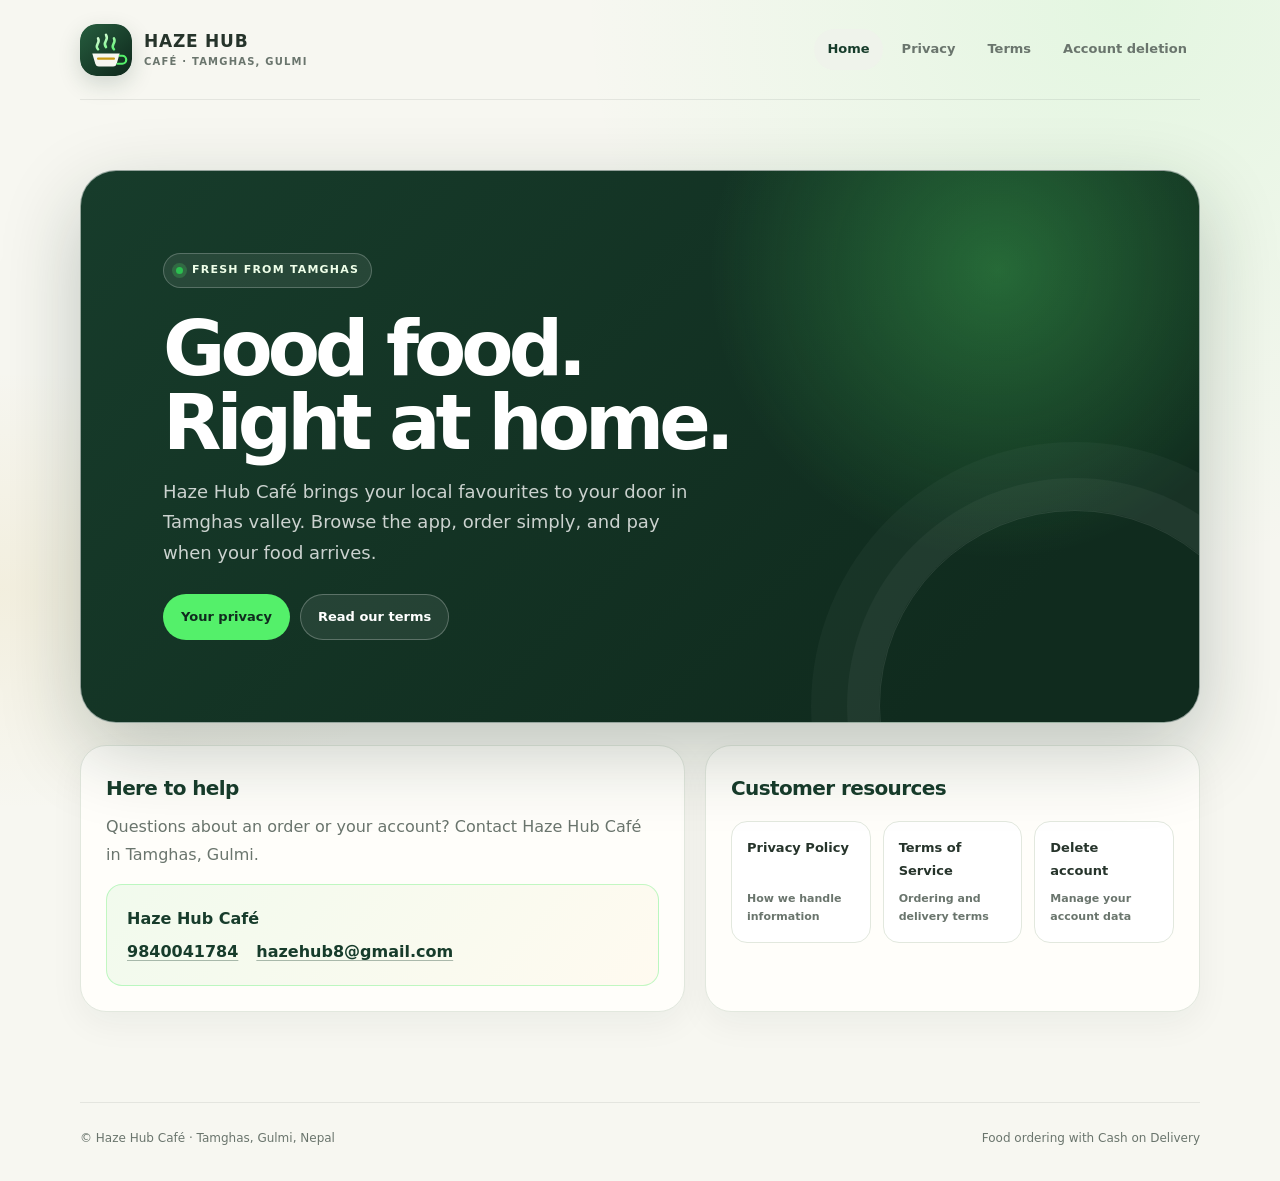
<file: index.html>
<!doctype html>
<html lang="en">
  <head>
    <meta charset="utf-8">
    <meta name="viewport" content="width=device-width, initial-scale=1">
    <meta name="theme-color" content="#173c2b">
    <meta name="description" content="Official Haze Hub Café information and customer support in Tamghas, Gulmi, Nepal.">
    <title>Haze Hub Café | Tamghas, Gulmi</title>
    <link rel="icon" href="./assets/haze-hub-mark.svg" type="image/svg+xml">
    <link rel="stylesheet" href="./styles.css">
  </head>
  <body>
    <a class="skip-link" href="#main">Skip to main content</a>
    <div class="site-shell">
      <header class="site-header">
        <a class="brand" href="./index.html" aria-label="Haze Hub Café home">
          <img class="brand-mark" src="./assets/haze-hub-mark.svg" alt="">
          <span class="brand-copy">
            <span class="brand-name">HAZE HUB</span>
            <span class="brand-location">CAFÉ · TAMGHAS, GULMI</span>
          </span>
        </a>
        <nav class="site-nav" aria-label="Main navigation">
          <a href="./index.html" aria-current="page">Home</a>
          <a href="./privacy.html">Privacy</a>
          <a href="./terms.html">Terms</a>
          <a href="./delete-account.html">Account deletion</a>
        </nav>
      </header>

      <main class="home-main" id="main">
        <section class="home-hero" aria-labelledby="page-title">
          <div class="home-hero-content">
            <span class="eyebrow"><span class="eyebrow-dot"></span> Fresh from Tamghas</span>
            <h1 id="page-title">Good food.<br>Right at home.</h1>
            <p>Haze Hub Café brings your local favourites to your door in Tamghas valley. Browse the app, order simply, and pay when your food arrives.</p>
            <div class="hero-actions">
              <a class="button-link" href="./privacy.html">Your privacy</a>
              <a class="button-link secondary" href="./terms.html">Read our terms</a>
            </div>
          </div>
        </section>

        <div class="home-details">
          <section class="home-panel" aria-labelledby="help-title">
            <h2 id="help-title">Here to help</h2>
            <p>Questions about an order or your account? Contact Haze Hub Café in Tamghas, Gulmi.</p>
            <div class="contact-card">
              <strong>Haze Hub Café</strong>
              <div class="contact-links">
                <a href="tel:+9779840041784">9840041784</a>
                <a href="mailto:hazehub8@gmail.com">hazehub8@gmail.com</a>
              </div>
            </div>
          </section>

          <section class="home-panel" aria-labelledby="resources-title">
            <h2 id="resources-title">Customer resources</h2>
            <div class="resource-grid">
              <a class="resource-card" href="./privacy.html">Privacy Policy<span>How we handle information</span></a>
              <a class="resource-card" href="./terms.html">Terms of Service<span>Ordering and delivery terms</span></a>
              <a class="resource-card" href="./delete-account.html">Delete account<span>Manage your account data</span></a>
            </div>
          </section>
        </div>
      </main>

      <footer class="site-footer">
        <p>© Haze Hub Café · Tamghas, Gulmi, Nepal</p>
        <p>Food ordering with Cash on Delivery</p>
      </footer>
    </div>
  </body>
</html>
</file>
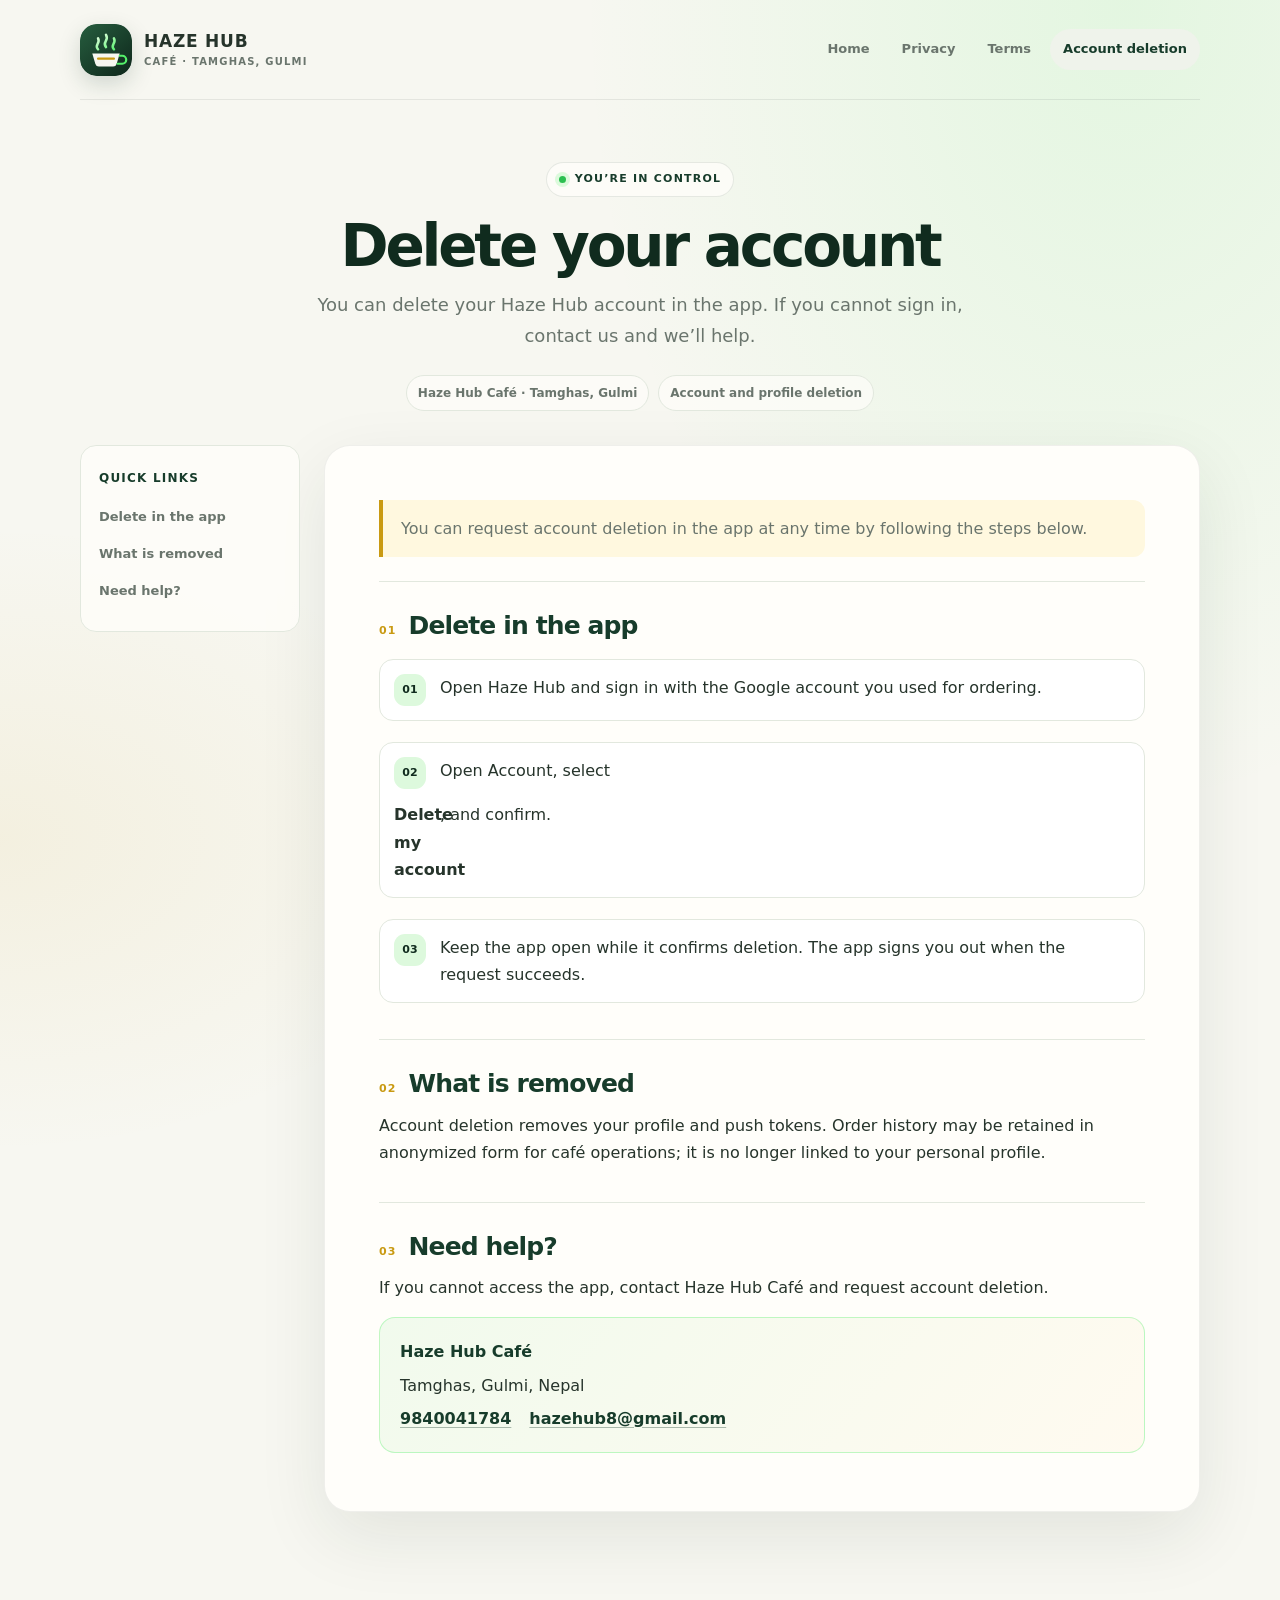
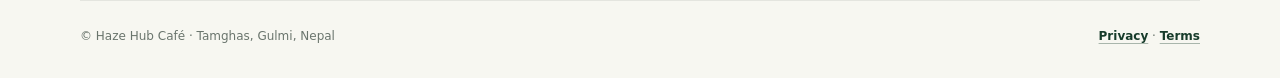
<file: delete-account.html>
<!doctype html>
<html lang="en">
  <head>
    <meta charset="utf-8">
    <meta name="viewport" content="width=device-width, initial-scale=1">
    <meta name="theme-color" content="#173c2b">
    <meta name="description" content="How to delete your Haze Hub account and personal profile information.">
    <title>Account Deletion | Haze Hub Café</title>
    <link rel="icon" href="./assets/haze-hub-mark.svg" type="image/svg+xml">
    <link rel="stylesheet" href="./styles.css">
  </head>
  <body>
    <a class="skip-link" href="#main">Skip to deletion instructions</a>
    <div class="site-shell">
      <header class="site-header">
        <a class="brand" href="./index.html" aria-label="Haze Hub Café home">
          <img class="brand-mark" src="./assets/haze-hub-mark.svg" alt="">
          <span class="brand-copy">
            <span class="brand-name">HAZE HUB</span>
            <span class="brand-location">CAFÉ · TAMGHAS, GULMI</span>
          </span>
        </a>
        <nav class="site-nav" aria-label="Main navigation">
          <a href="./index.html">Home</a>
          <a href="./privacy.html">Privacy</a>
          <a href="./terms.html">Terms</a>
          <a href="./delete-account.html" aria-current="page">Account deletion</a>
        </nav>
      </header>

      <main class="page-main" id="main">
        <section class="page-hero" aria-labelledby="page-title">
          <span class="eyebrow"><span class="eyebrow-dot"></span> You’re in control</span>
          <h1 id="page-title">Delete your account</h1>
          <p class="lead">You can delete your Haze Hub account in the app. If you cannot sign in, contact us and we’ll help.</p>
          <div class="document-meta">
            <span class="meta-chip">Haze Hub Café · Tamghas, Gulmi</span>
            <span class="meta-chip">Account and profile deletion</span>
          </div>
        </section>

        <div class="document-layout">
          <aside class="table-of-contents" aria-label="Deletion page contents">
            <h2>Quick links</h2>
            <nav>
              <a href="#in-app">Delete in the app</a>
              <a href="#retention">What is removed</a>
              <a href="#help">Need help?</a>
            </nav>
          </aside>

          <article class="legal-card">
            <p class="notice">You can request account deletion in the app at any time by following the steps below.</p>

            <section class="legal-section" id="in-app">
              <h2><span class="section-number">01</span> Delete in the app</h2>
              <ol class="step-list">
                <li>Open Haze Hub and sign in with the Google account you used for ordering.</li>
                <li>Open Account, select <strong>Delete my account</strong>, and confirm.</li>
                <li>Keep the app open while it confirms deletion. The app signs you out when the request succeeds.</li>
              </ol>
            </section>

            <section class="legal-section" id="retention">
              <h2><span class="section-number">02</span> What is removed</h2>
              <p>Account deletion removes your profile and push tokens. Order history may be retained in anonymized form for café operations; it is no longer linked to your personal profile.</p>
            </section>

            <section class="legal-section" id="help">
              <h2><span class="section-number">03</span> Need help?</h2>
              <p>If you cannot access the app, contact Haze Hub Café and request account deletion.</p>
              <div class="contact-card">
                <strong>Haze Hub Café</strong>
                <span>Tamghas, Gulmi, Nepal</span>
                <div class="contact-links">
                  <a href="tel:+9779840041784">9840041784</a>
                  <a href="mailto:hazehub8@gmail.com">hazehub8@gmail.com</a>
                </div>
              </div>
            </section>
          </article>
        </div>
      </main>

      <footer class="site-footer">
        <p>© Haze Hub Café · Tamghas, Gulmi, Nepal</p>
        <p><a href="./privacy.html">Privacy</a> · <a href="./terms.html">Terms</a></p>
      </footer>
    </div>
  </body>
</html>
</file>
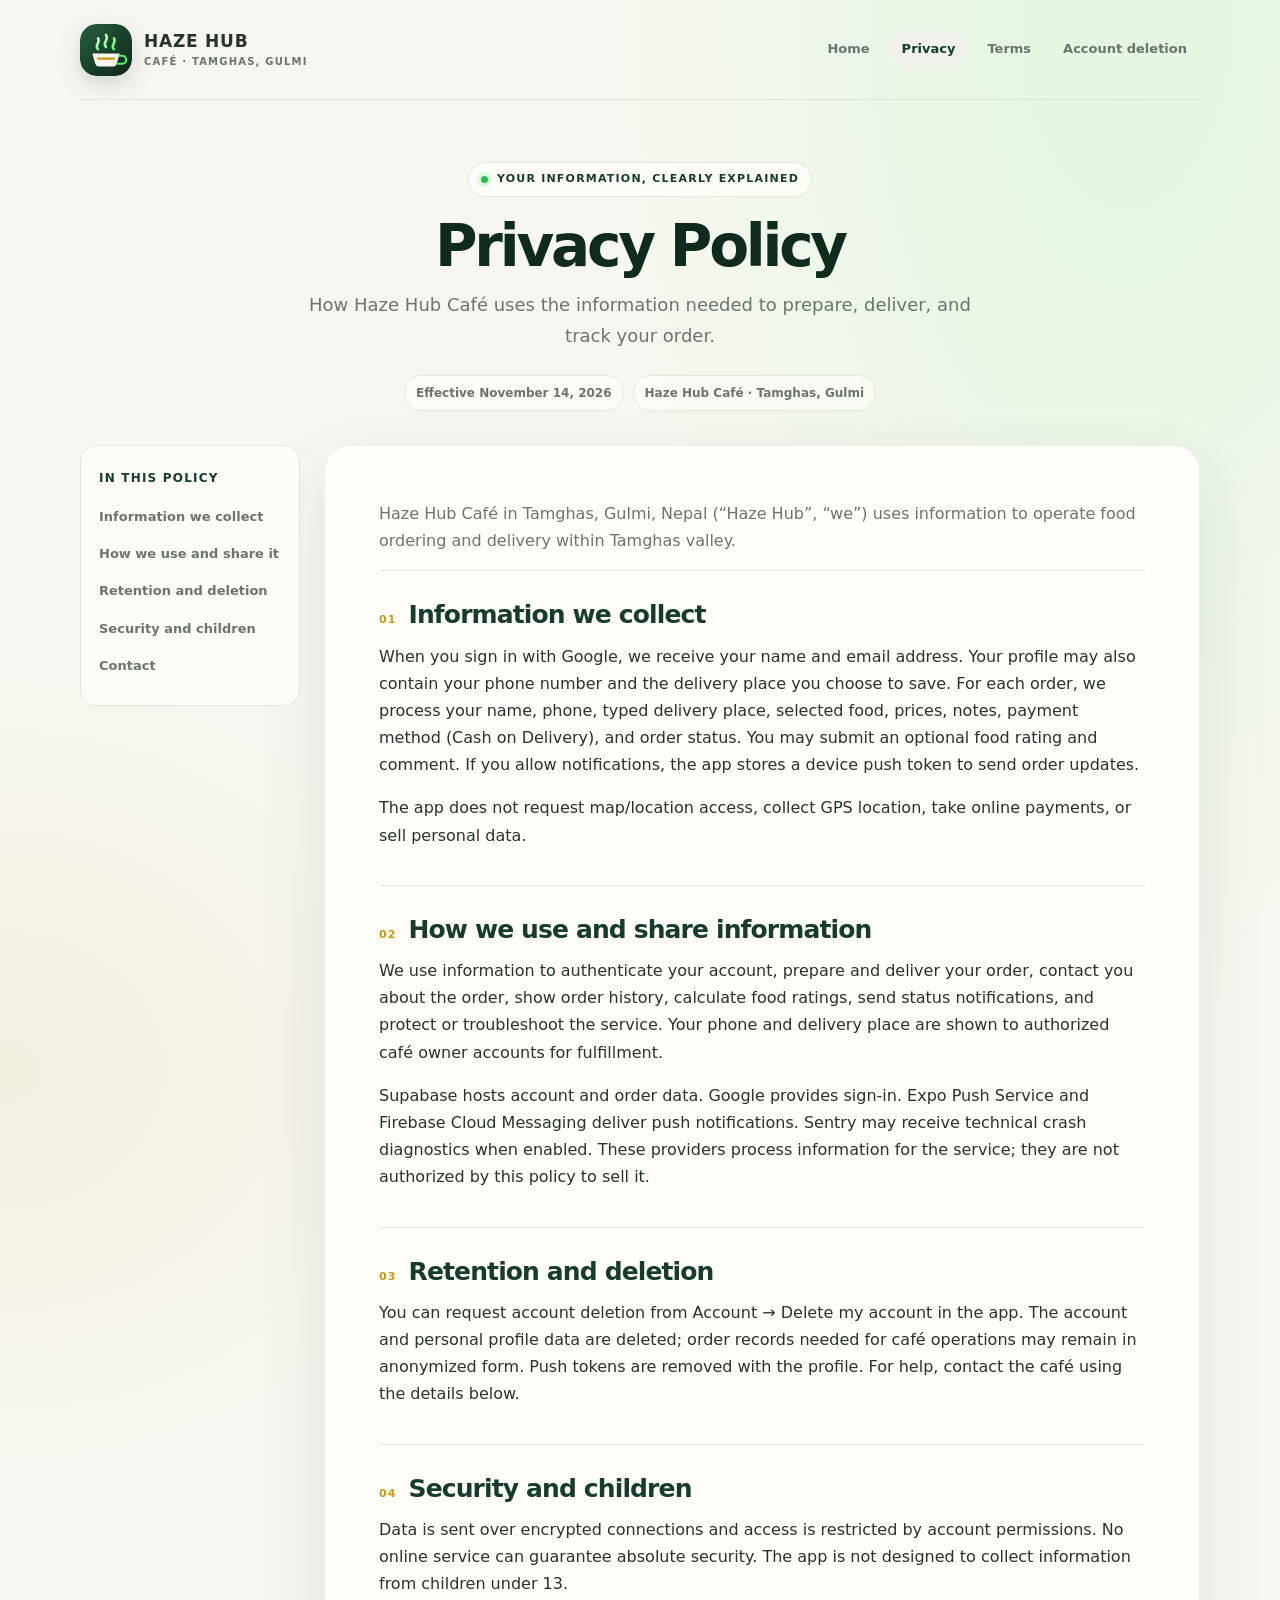
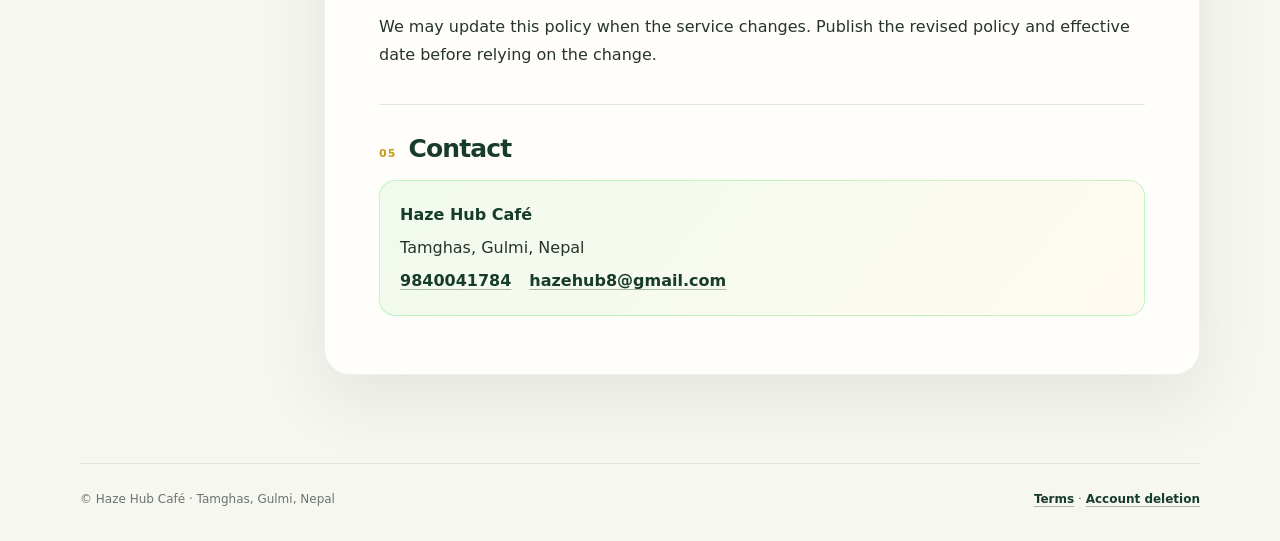
<file: privacy.html>
<!doctype html>
<html lang="en">
  <head>
    <meta charset="utf-8">
    <meta name="viewport" content="width=device-width, initial-scale=1">
    <meta name="theme-color" content="#173c2b">
    <meta name="description" content="Learn how Haze Hub Café handles account, delivery, order, and review information.">
    <title>Privacy Policy | Haze Hub Café</title>
    <link rel="icon" href="./assets/haze-hub-mark.svg" type="image/svg+xml">
    <link rel="stylesheet" href="./styles.css">
  </head>
  <body>
    <a class="skip-link" href="#main">Skip to policy</a>
    <div class="site-shell">
      <header class="site-header">
        <a class="brand" href="./index.html" aria-label="Haze Hub Café home">
          <img class="brand-mark" src="./assets/haze-hub-mark.svg" alt="">
          <span class="brand-copy">
            <span class="brand-name">HAZE HUB</span>
            <span class="brand-location">CAFÉ · TAMGHAS, GULMI</span>
          </span>
        </a>
        <nav class="site-nav" aria-label="Main navigation">
          <a href="./index.html">Home</a>
          <a href="./privacy.html" aria-current="page">Privacy</a>
          <a href="./terms.html">Terms</a>
          <a href="./delete-account.html">Account deletion</a>
        </nav>
      </header>

      <main class="page-main" id="main">
        <section class="page-hero" aria-labelledby="page-title">
          <span class="eyebrow"><span class="eyebrow-dot"></span> Your information, clearly explained</span>
          <h1 id="page-title">Privacy Policy</h1>
          <p class="lead">How Haze Hub Café uses the information needed to prepare, deliver, and track your order.</p>
          <div class="document-meta">
            <span class="meta-chip">Effective November 14, 2026</span>
            <span class="meta-chip">Haze Hub Café · Tamghas, Gulmi</span>
          </div>
        </section>

        <div class="document-layout">
          <aside class="table-of-contents" aria-label="Policy contents">
            <h2>In this policy</h2>
            <nav>
              <a href="#information">Information we collect</a>
              <a href="#use-sharing">How we use and share it</a>
              <a href="#retention">Retention and deletion</a>
              <a href="#security">Security and children</a>
              <a href="#contact">Contact</a>
            </nav>
          </aside>

          <article class="legal-card">
            <p>Haze Hub Café in Tamghas, Gulmi, Nepal (“Haze Hub”, “we”) uses information to operate food ordering and delivery within Tamghas valley.</p>

            <section class="legal-section" id="information">
              <h2><span class="section-number">01</span> Information we collect</h2>
              <p>When you sign in with Google, we receive your name and email address. Your profile may also contain your phone number and the delivery place you choose to save. For each order, we process your name, phone, typed delivery place, selected food, prices, notes, payment method (Cash on Delivery), and order status. You may submit an optional food rating and comment. If you allow notifications, the app stores a device push token to send order updates.</p>
              <p>The app does not request map/location access, collect GPS location, take online payments, or sell personal data.</p>
            </section>

            <section class="legal-section" id="use-sharing">
              <h2><span class="section-number">02</span> How we use and share information</h2>
              <p>We use information to authenticate your account, prepare and deliver your order, contact you about the order, show order history, calculate food ratings, send status notifications, and protect or troubleshoot the service. Your phone and delivery place are shown to authorized café owner accounts for fulfillment.</p>
              <p>Supabase hosts account and order data. Google provides sign-in. Expo Push Service and Firebase Cloud Messaging deliver push notifications. Sentry may receive technical crash diagnostics when enabled. These providers process information for the service; they are not authorized by this policy to sell it.</p>
            </section>

            <section class="legal-section" id="retention">
              <h2><span class="section-number">03</span> Retention and deletion</h2>
              <p>You can request account deletion from Account → Delete my account in the app. The account and personal profile data are deleted; order records needed for café operations may remain in anonymized form. Push tokens are removed with the profile. For help, contact the café using the details below.</p>
            </section>

            <section class="legal-section" id="security">
              <h2><span class="section-number">04</span> Security and children</h2>
              <p>Data is sent over encrypted connections and access is restricted by account permissions. No online service can guarantee absolute security. The app is not designed to collect information from children under 13.</p>
              <p>We may update this policy when the service changes. Publish the revised policy and effective date before relying on the change.</p>
            </section>

            <section class="legal-section" id="contact">
              <h2><span class="section-number">05</span> Contact</h2>
              <div class="contact-card">
                <strong>Haze Hub Café</strong>
                <span>Tamghas, Gulmi, Nepal</span>
                <div class="contact-links">
                  <a href="tel:+9779840041784">9840041784</a>
                  <a href="mailto:hazehub8@gmail.com">hazehub8@gmail.com</a>
                </div>
              </div>
            </section>
          </article>
        </div>
      </main>

      <footer class="site-footer">
        <p>© Haze Hub Café · Tamghas, Gulmi, Nepal</p>
        <p><a href="./terms.html">Terms</a> · <a href="./delete-account.html">Account deletion</a></p>
      </footer>
    </div>
  </body>
</html>
</file>
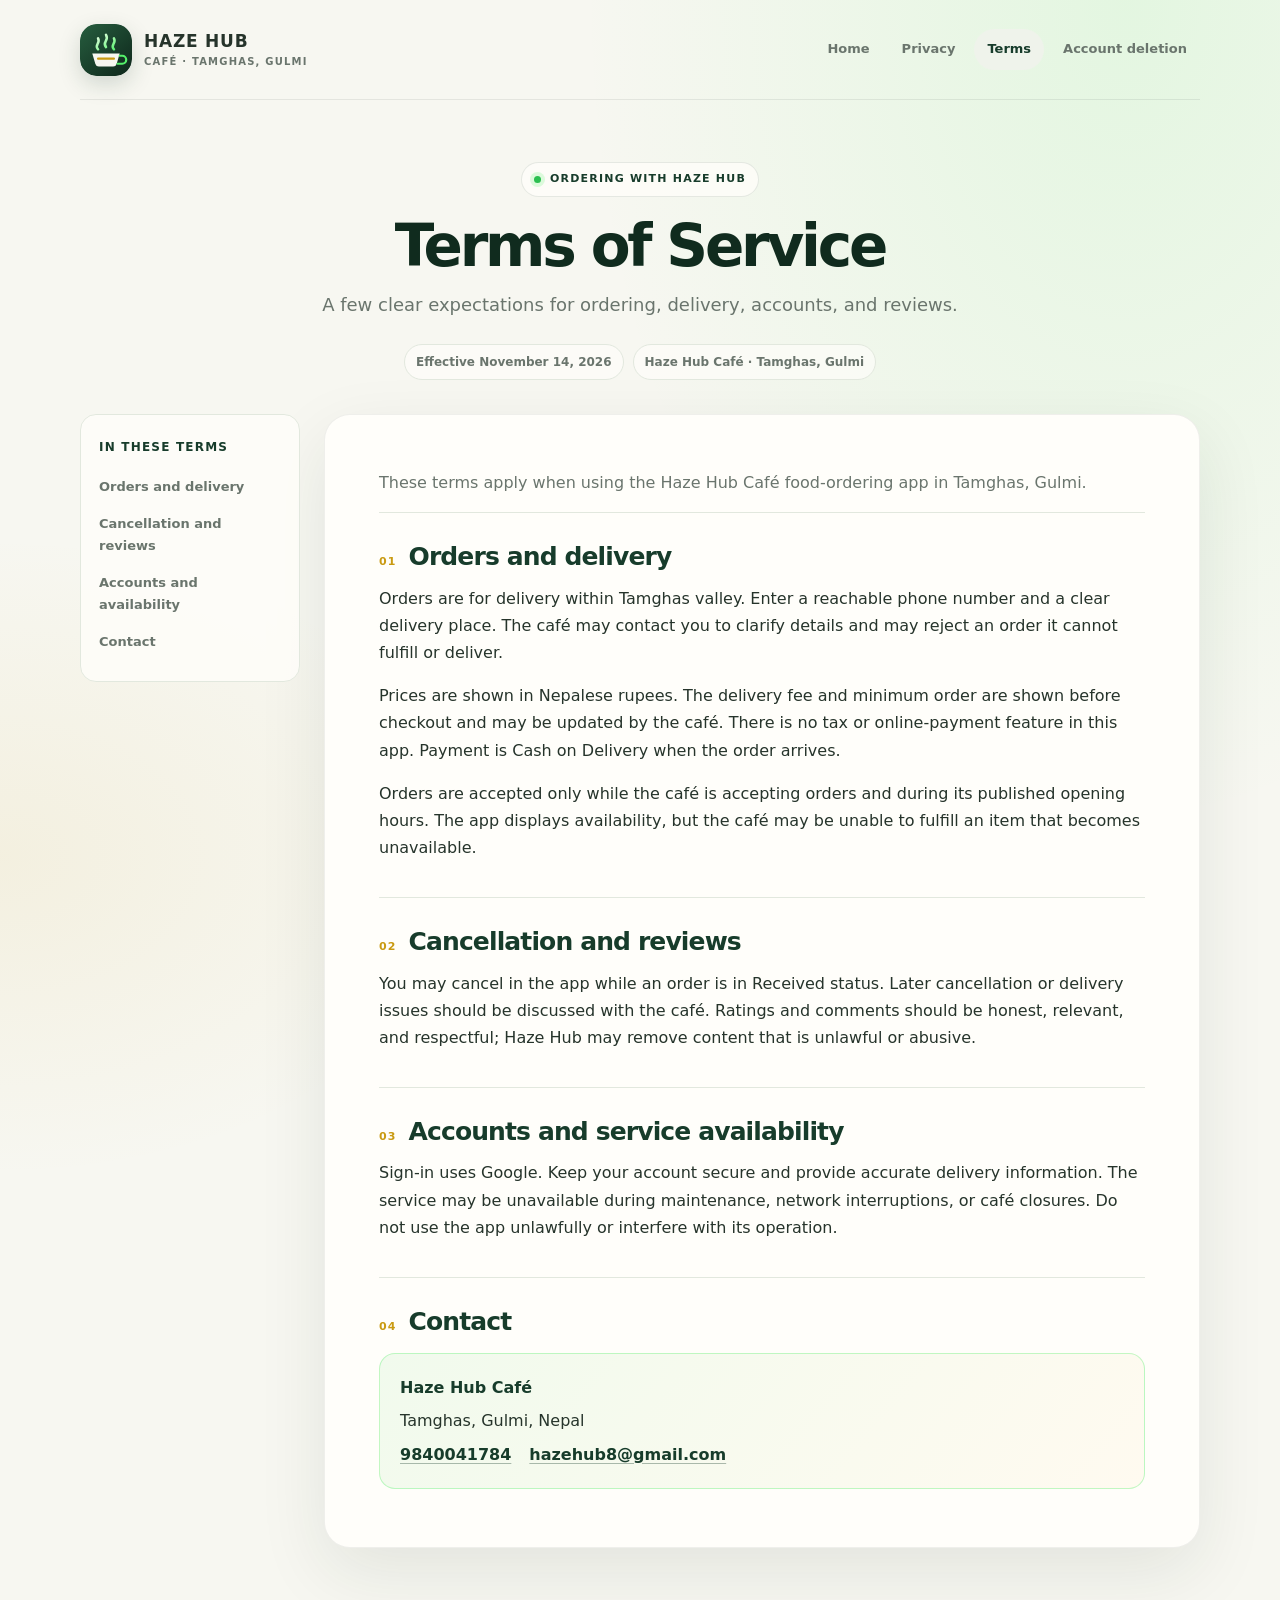
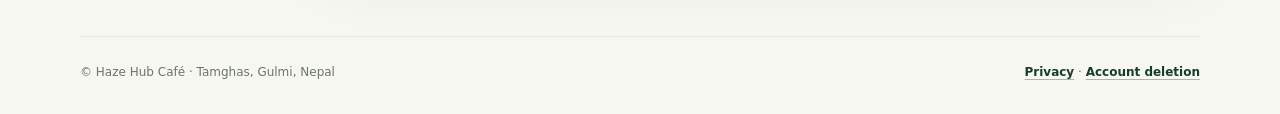
<file: terms.html>
<!doctype html>
<html lang="en">
  <head>
    <meta charset="utf-8">
    <meta name="viewport" content="width=device-width, initial-scale=1">
    <meta name="theme-color" content="#173c2b">
    <meta name="description" content="Read the terms for ordering from Haze Hub Café in Tamghas, Gulmi.">
    <title>Terms of Service | Haze Hub Café</title>
    <link rel="icon" href="./assets/haze-hub-mark.svg" type="image/svg+xml">
    <link rel="stylesheet" href="./styles.css">
  </head>
  <body>
    <a class="skip-link" href="#main">Skip to terms</a>
    <div class="site-shell">
      <header class="site-header">
        <a class="brand" href="./index.html" aria-label="Haze Hub Café home">
          <img class="brand-mark" src="./assets/haze-hub-mark.svg" alt="">
          <span class="brand-copy">
            <span class="brand-name">HAZE HUB</span>
            <span class="brand-location">CAFÉ · TAMGHAS, GULMI</span>
          </span>
        </a>
        <nav class="site-nav" aria-label="Main navigation">
          <a href="./index.html">Home</a>
          <a href="./privacy.html">Privacy</a>
          <a href="./terms.html" aria-current="page">Terms</a>
          <a href="./delete-account.html">Account deletion</a>
        </nav>
      </header>

      <main class="page-main" id="main">
        <section class="page-hero" aria-labelledby="page-title">
          <span class="eyebrow"><span class="eyebrow-dot"></span> Ordering with Haze Hub</span>
          <h1 id="page-title">Terms of Service</h1>
          <p class="lead">A few clear expectations for ordering, delivery, accounts, and reviews.</p>
          <div class="document-meta">
            <span class="meta-chip">Effective November 14, 2026</span>
            <span class="meta-chip">Haze Hub Café · Tamghas, Gulmi</span>
          </div>
        </section>

        <div class="document-layout">
          <aside class="table-of-contents" aria-label="Terms contents">
            <h2>In these terms</h2>
            <nav>
              <a href="#orders">Orders and delivery</a>
              <a href="#cancellation">Cancellation and reviews</a>
              <a href="#accounts">Accounts and availability</a>
              <a href="#contact">Contact</a>
            </nav>
          </aside>

          <article class="legal-card">
            <p>These terms apply when using the Haze Hub Café food-ordering app in Tamghas, Gulmi.</p>

            <section class="legal-section" id="orders">
              <h2><span class="section-number">01</span> Orders and delivery</h2>
              <p>Orders are for delivery within Tamghas valley. Enter a reachable phone number and a clear delivery place. The café may contact you to clarify details and may reject an order it cannot fulfill or deliver.</p>
              <p>Prices are shown in Nepalese rupees. The delivery fee and minimum order are shown before checkout and may be updated by the café. There is no tax or online-payment feature in this app. Payment is Cash on Delivery when the order arrives.</p>
              <p>Orders are accepted only while the café is accepting orders and during its published opening hours. The app displays availability, but the café may be unable to fulfill an item that becomes unavailable.</p>
            </section>

            <section class="legal-section" id="cancellation">
              <h2><span class="section-number">02</span> Cancellation and reviews</h2>
              <p>You may cancel in the app while an order is in Received status. Later cancellation or delivery issues should be discussed with the café. Ratings and comments should be honest, relevant, and respectful; Haze Hub may remove content that is unlawful or abusive.</p>
            </section>

            <section class="legal-section" id="accounts">
              <h2><span class="section-number">03</span> Accounts and service availability</h2>
              <p>Sign-in uses Google. Keep your account secure and provide accurate delivery information. The service may be unavailable during maintenance, network interruptions, or café closures. Do not use the app unlawfully or interfere with its operation.</p>
            </section>

            <section class="legal-section" id="contact">
              <h2><span class="section-number">04</span> Contact</h2>
              <div class="contact-card">
                <strong>Haze Hub Café</strong>
                <span>Tamghas, Gulmi, Nepal</span>
                <div class="contact-links">
                  <a href="tel:+9779840041784">9840041784</a>
                  <a href="mailto:hazehub8@gmail.com">hazehub8@gmail.com</a>
                </div>
              </div>
            </section>
          </article>
        </div>
      </main>

      <footer class="site-footer">
        <p>© Haze Hub Café · Tamghas, Gulmi, Nepal</p>
        <p><a href="./privacy.html">Privacy</a> · <a href="./delete-account.html">Account deletion</a></p>
      </footer>
    </div>
  </body>
</html>
</file>
<file: styles.css>
:root {
  color-scheme: light;
  --ink: #26342b;
  --muted: #6a756d;
  --brand: #173c2b;
  --brand-deep: #102b1e;
  --green: #54f06a;
  --gold: #c99a12;
  --paper: #f7f7f1;
  --surface: #fffefa;
  --surface-soft: #eff3eb;
  --line: #e2e8de;
  --shadow: 0 24px 70px rgb(26 48 32 / 9%);
  --radius-card: 26px;
  --radius-small: 16px;
  font-family: Inter, ui-sans-serif, system-ui, -apple-system, BlinkMacSystemFont, "Segoe UI", sans-serif;
  font-synthesis: none;
  text-rendering: optimizeLegibility;
}

* {
  box-sizing: border-box;
}

html {
  scroll-behavior: smooth;
  scroll-padding-top: 24px;
}

body {
  min-height: 100vh;
  margin: 0;
  color: var(--ink);
  background:
    radial-gradient(ellipse at 88% 0%, rgb(84 240 106 / 12%), transparent 34rem),
    radial-gradient(ellipse at 0% 50%, rgb(201 154 18 / 8%), transparent 30rem),
    var(--paper);
  font-size: 16px;
  line-height: 1.7;
}

a {
  color: var(--brand);
  text-decoration-color: rgb(23 60 43 / 35%);
  text-underline-offset: 3px;
}

a:hover {
  text-decoration-color: currentColor;
}

a:focus-visible {
  outline: 3px solid var(--gold);
  outline-offset: 4px;
  border-radius: 6px;
}

.skip-link {
  position: fixed;
  z-index: 5;
  top: 12px;
  left: 12px;
  padding: 10px 14px;
  transform: translateY(-160%);
  border-radius: 12px;
  color: white;
  background: var(--brand-deep);
}

.skip-link:focus {
  transform: translateY(0);
}

.site-shell {
  width: min(1120px, calc(100% - 48px));
  margin: 0 auto;
}

.site-header {
  display: flex;
  min-height: 100px;
  align-items: center;
  justify-content: space-between;
  gap: 28px;
  border-bottom: 1px solid rgb(38 52 43 / 9%);
}

.brand {
  display: inline-flex;
  flex: 0 0 auto;
  align-items: center;
  gap: 12px;
  color: var(--ink);
  text-decoration: none;
}

.brand-mark {
  display: block;
  width: 52px;
  height: 52px;
  border-radius: 17px;
  box-shadow: 0 8px 22px rgb(23 60 43 / 17%);
}

.brand-copy {
  display: grid;
  line-height: 1.2;
}

.brand-name {
  font-size: 17px;
  font-weight: 850;
  letter-spacing: 0.045em;
}

.brand-location {
  margin-top: 5px;
  color: var(--muted);
  font-size: 10px;
  font-weight: 750;
  letter-spacing: 0.12em;
}

.site-nav {
  display: flex;
  align-items: center;
  justify-content: flex-end;
  gap: 6px;
}

.site-nav a {
  padding: 9px 13px;
  border-radius: 999px;
  color: var(--muted);
  font-size: 13px;
  font-weight: 700;
  text-decoration: none;
  white-space: nowrap;
  transition: color 160ms ease, background-color 160ms ease;
}

.site-nav a:hover,
.site-nav a[aria-current="page"] {
  color: var(--brand);
  background: var(--surface-soft);
}

.page-main {
  padding: 62px 0 88px;
}

.page-hero {
  max-width: 820px;
  margin: 0 auto 34px;
  text-align: center;
}

.eyebrow {
  display: inline-flex;
  align-items: center;
  gap: 9px;
  padding: 7px 12px;
  border: 1px solid rgb(23 60 43 / 10%);
  border-radius: 999px;
  color: var(--brand);
  background: rgb(255 254 250 / 75%);
  font-size: 11px;
  font-weight: 800;
  letter-spacing: 0.11em;
  text-transform: uppercase;
}

.eyebrow-dot {
  width: 7px;
  height: 7px;
  border-radius: 50%;
  background: #2bbf50;
  box-shadow: 0 0 0 4px rgb(84 240 106 / 20%);
}

h1,
h2,
h3,
p {
  margin-top: 0;
}

.page-hero h1 {
  max-width: 760px;
  margin: 18px auto 13px;
  color: var(--brand-deep);
  font-size: clamp(36px, 6vw, 58px);
  font-weight: 820;
  letter-spacing: -0.055em;
  line-height: 1.08;
}

.page-hero .lead {
  max-width: 670px;
  margin: 0 auto;
  color: var(--muted);
  font-size: clamp(16px, 2vw, 18px);
}

.document-meta {
  display: flex;
  flex-wrap: wrap;
  justify-content: center;
  gap: 9px;
  margin-top: 23px;
}

.meta-chip {
  padding: 7px 11px;
  border: 1px solid var(--line);
  border-radius: 999px;
  color: var(--muted);
  background: rgb(255 254 250 / 65%);
  font-size: 12px;
  font-weight: 650;
}

.document-layout {
  display: grid;
  grid-template-columns: 220px minmax(0, 1fr);
  align-items: start;
  gap: 24px;
}

.table-of-contents {
  position: sticky;
  top: 24px;
  padding: 22px 18px;
  border: 1px solid var(--line);
  border-radius: var(--radius-small);
  background: rgb(255 254 250 / 78%);
}

.table-of-contents h2 {
  margin-bottom: 12px;
  color: var(--brand);
  font-size: 12px;
  letter-spacing: 0.1em;
  text-transform: uppercase;
}

.table-of-contents nav {
  display: grid;
  gap: 3px;
}

.table-of-contents a {
  padding: 6px 0;
  color: var(--muted);
  font-size: 13px;
  font-weight: 600;
  text-decoration: none;
}

.table-of-contents a:hover {
  color: var(--brand);
}

.legal-card {
  min-width: 0;
  padding: clamp(24px, 5vw, 54px);
  border: 1px solid rgb(38 52 43 / 7%);
  border-radius: var(--radius-card);
  background: var(--surface);
  box-shadow: var(--shadow);
}

.legal-card > p:first-child {
  color: var(--muted);
}

.legal-section {
  padding: 28px 0 4px;
  border-top: 1px solid var(--line);
  scroll-margin-top: 24px;
}

.legal-section + .legal-section {
  margin-top: 24px;
}

.legal-section h2 {
  display: flex;
  align-items: baseline;
  gap: 12px;
  margin-bottom: 12px;
  color: var(--brand);
  font-size: clamp(20px, 3vw, 25px);
  font-weight: 780;
  letter-spacing: -0.035em;
  line-height: 1.25;
}

.section-number {
  color: var(--gold);
  font-size: 11px;
  font-weight: 850;
  letter-spacing: 0.1em;
}

.legal-section p:last-child,
.legal-section ul:last-child,
.legal-section ol:last-child {
  margin-bottom: 8px;
}

.legal-section li {
  padding-left: 5px;
}

.legal-section li + li {
  margin-top: 9px;
}

.contact-card {
  display: grid;
  gap: 6px;
  margin-top: 16px;
  padding: 20px;
  border: 1px solid rgb(84 240 106 / 35%);
  border-radius: var(--radius-small);
  background: linear-gradient(130deg, #f1faed, #fffaf0);
}

.contact-card strong {
  color: var(--brand);
}

.contact-links {
  display: flex;
  flex-wrap: wrap;
  gap: 8px 18px;
}

.contact-links a {
  font-weight: 700;
}

.notice {
  margin: 0 0 24px;
  padding: 15px 18px;
  border-left: 4px solid var(--gold);
  border-radius: 0 12px 12px 0;
  color: #59491e;
  background: #fff8df;
}

.step-list {
  display: grid;
  gap: 12px;
  margin: 18px 0;
  padding: 0;
  list-style: none;
  counter-reset: steps;
}

.step-list li {
  display: grid;
  grid-template-columns: 34px 1fr;
  align-items: start;
  gap: 12px;
  padding: 14px;
  border: 1px solid var(--line);
  border-radius: 14px;
  background: #fff;
  counter-increment: steps;
}

.step-list li::before {
  display: grid;
  width: 32px;
  height: 32px;
  place-items: center;
  border-radius: 11px;
  color: var(--brand-deep);
  background: #ddf9dd;
  content: counter(steps, decimal-leading-zero);
  font-size: 11px;
  font-weight: 850;
}

.site-footer {
  display: flex;
  align-items: center;
  justify-content: space-between;
  gap: 16px;
  padding: 25px 0 32px;
  border-top: 1px solid rgb(38 52 43 / 9%);
  color: var(--muted);
  font-size: 12px;
}

.site-footer p {
  margin: 0;
}

.site-footer a {
  color: var(--brand);
  font-weight: 700;
}

.home-main {
  padding: 70px 0 90px;
}

.home-hero {
  position: relative;
  overflow: hidden;
  padding: clamp(32px, 7vw, 82px);
  border: 1px solid rgb(255 255 255 / 55%);
  border-radius: 36px;
  color: white;
  background:
    radial-gradient(circle at 82% 18%, rgb(84 240 106 / 30%), transparent 18rem),
    linear-gradient(135deg, var(--brand) 0%, var(--brand-deep) 82%);
  box-shadow: 0 28px 80px rgb(16 43 30 / 24%);
}

.home-hero::after {
  position: absolute;
  right: -72px;
  bottom: -180px;
  width: 390px;
  height: 390px;
  border: 1px solid rgb(255 255 255 / 10%);
  border-radius: 50%;
  box-shadow: 0 0 0 32px rgb(255 255 255 / 4%), 0 0 0 68px rgb(255 255 255 / 3%);
  content: "";
}

.home-hero-content {
  position: relative;
  z-index: 1;
  max-width: 700px;
}

.home-hero .eyebrow {
  border-color: rgb(255 255 255 / 22%);
  color: #efffe9;
  background: rgb(255 255 255 / 8%);
}

.home-hero h1 {
  margin: 24px 0 16px;
  font-size: clamp(42px, 8vw, 76px);
  font-weight: 850;
  letter-spacing: -0.065em;
  line-height: 0.98;
}

.home-hero p {
  max-width: 550px;
  margin-bottom: 26px;
  color: rgb(255 255 255 / 78%);
  font-size: 18px;
}

.hero-actions {
  display: flex;
  flex-wrap: wrap;
  gap: 10px;
}

.button-link {
  display: inline-flex;
  min-height: 46px;
  align-items: center;
  justify-content: center;
  padding: 10px 17px;
  border: 1px solid transparent;
  border-radius: 999px;
  color: var(--brand-deep);
  background: var(--green);
  font-size: 13px;
  font-weight: 800;
  text-decoration: none;
  transition: transform 160ms ease, box-shadow 160ms ease;
}

.button-link:hover {
  transform: translateY(-2px);
  box-shadow: 0 10px 26px rgb(0 0 0 / 18%);
  text-decoration: none;
}

.button-link.secondary {
  border-color: rgb(255 255 255 / 25%);
  color: white;
  background: rgb(255 255 255 / 8%);
}

.home-details {
  display: grid;
  grid-template-columns: 1.1fr 0.9fr;
  gap: 20px;
  margin-top: 22px;
}

.home-panel {
  padding: 25px;
  border: 1px solid var(--line);
  border-radius: var(--radius-card);
  background: var(--surface);
  box-shadow: 0 12px 34px rgb(26 48 32 / 5%);
}

.home-panel h2 {
  margin-bottom: 8px;
  color: var(--brand);
  font-size: 20px;
  letter-spacing: -0.03em;
}

.home-panel p {
  margin-bottom: 0;
  color: var(--muted);
}

.resource-grid {
  display: grid;
  grid-template-columns: repeat(3, minmax(0, 1fr));
  gap: 12px;
  margin-top: 16px;
}

.resource-card {
  display: flex;
  min-height: 100px;
  flex-direction: column;
  justify-content: space-between;
  gap: 8px;
  padding: 15px;
  border: 1px solid var(--line);
  border-radius: 16px;
  color: var(--ink);
  background: #fff;
  font-size: 13px;
  font-weight: 750;
  text-decoration: none;
  transition: border-color 160ms ease, transform 160ms ease;
}

.resource-card:hover {
  transform: translateY(-2px);
  border-color: #9dc79d;
  text-decoration: none;
}

.resource-card span {
  color: var(--muted);
  font-size: 11px;
  font-weight: 600;
}

@media (max-width: 820px) {
  .site-header {
    min-height: 86px;
    flex-wrap: wrap;
    gap: 10px;
    padding: 15px 0;
  }

  .site-nav {
    width: 100%;
    justify-content: flex-start;
    overflow-x: auto;
    padding-bottom: 2px;
  }

  .site-nav a {
    padding: 8px 11px;
  }

  .document-layout {
    grid-template-columns: 1fr;
  }

  .table-of-contents {
    position: static;
    padding: 16px;
  }

  .table-of-contents nav {
    display: flex;
    flex-wrap: wrap;
    gap: 4px 14px;
  }

  .home-details {
    grid-template-columns: 1fr;
  }
}

@media (max-width: 560px) {
  .site-shell {
    width: min(100% - 30px, 1120px);
  }

  .site-nav {
    flex-wrap: wrap;
    overflow: visible;
  }

  .page-main {
    padding: 42px 0 58px;
  }

  .page-hero {
    margin-bottom: 24px;
    text-align: left;
  }

  .page-hero h1 {
    margin-left: 0;
  }

  .page-hero .lead {
    margin-left: 0;
  }

  .document-meta {
    justify-content: flex-start;
  }

  .legal-card {
    padding: 23px 20px;
    border-radius: 20px;
  }

  .site-footer {
    align-items: flex-start;
    flex-direction: column;
  }

  .home-main {
    padding: 38px 0 58px;
  }

  .home-hero {
    border-radius: 26px;
  }

  .home-hero p {
    font-size: 16px;
  }

  .resource-grid {
    grid-template-columns: 1fr;
  }
}

@media (prefers-reduced-motion: reduce) {
  *,
  *::before,
  *::after {
    scroll-behavior: auto !important;
    transition-duration: 0.01ms !important;
  }
}
</file>
